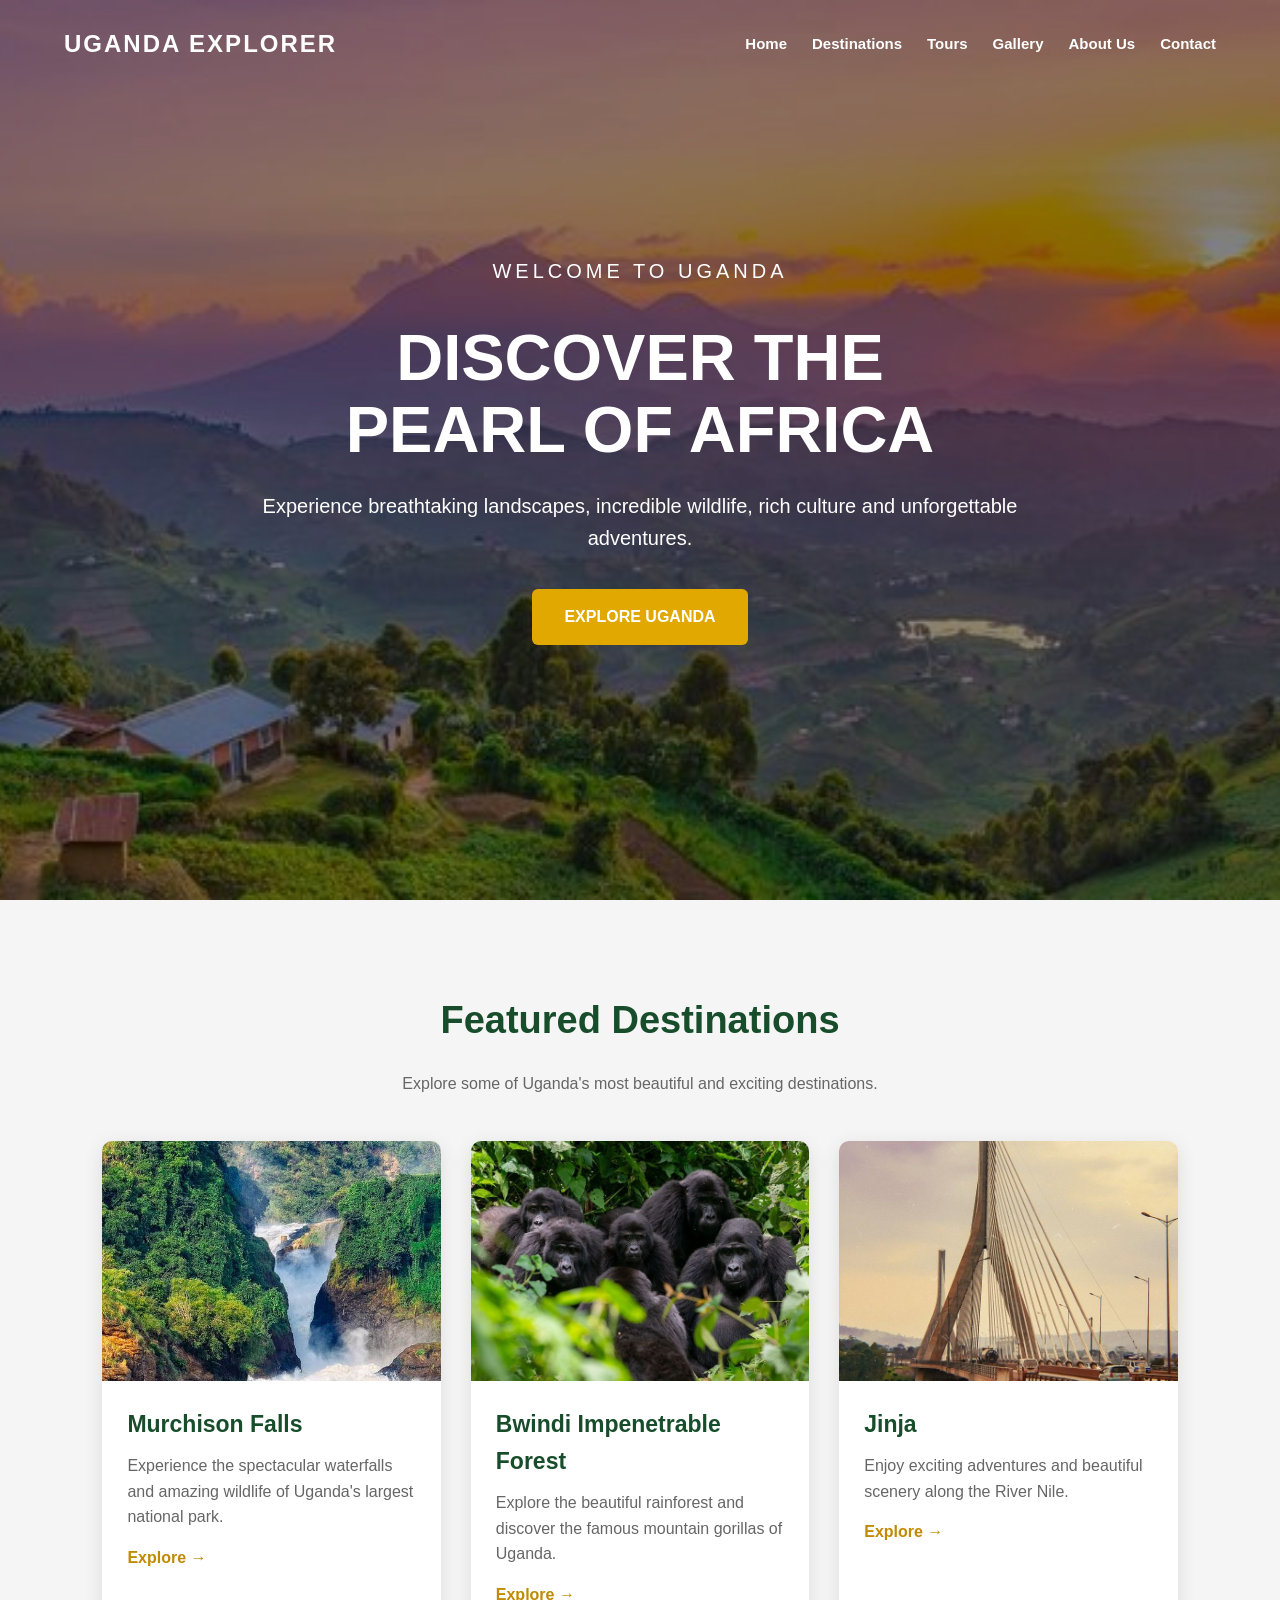
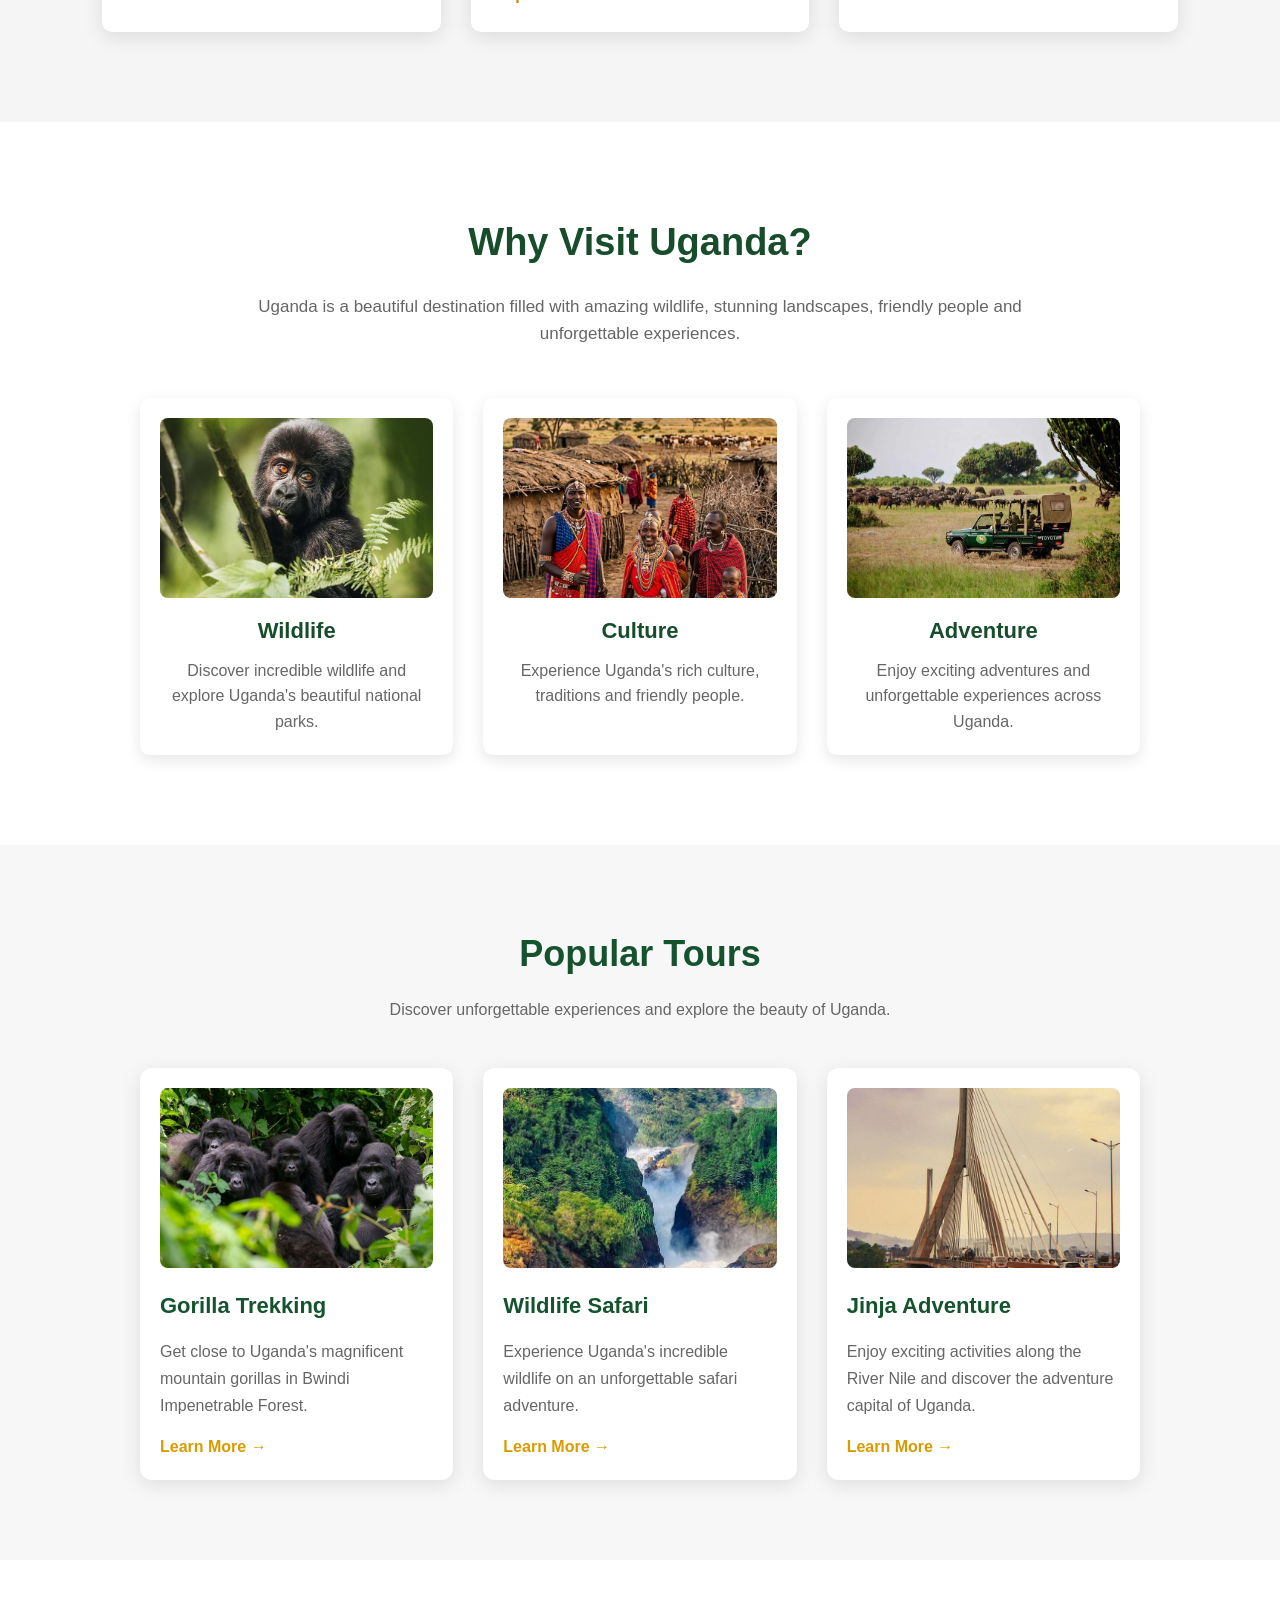
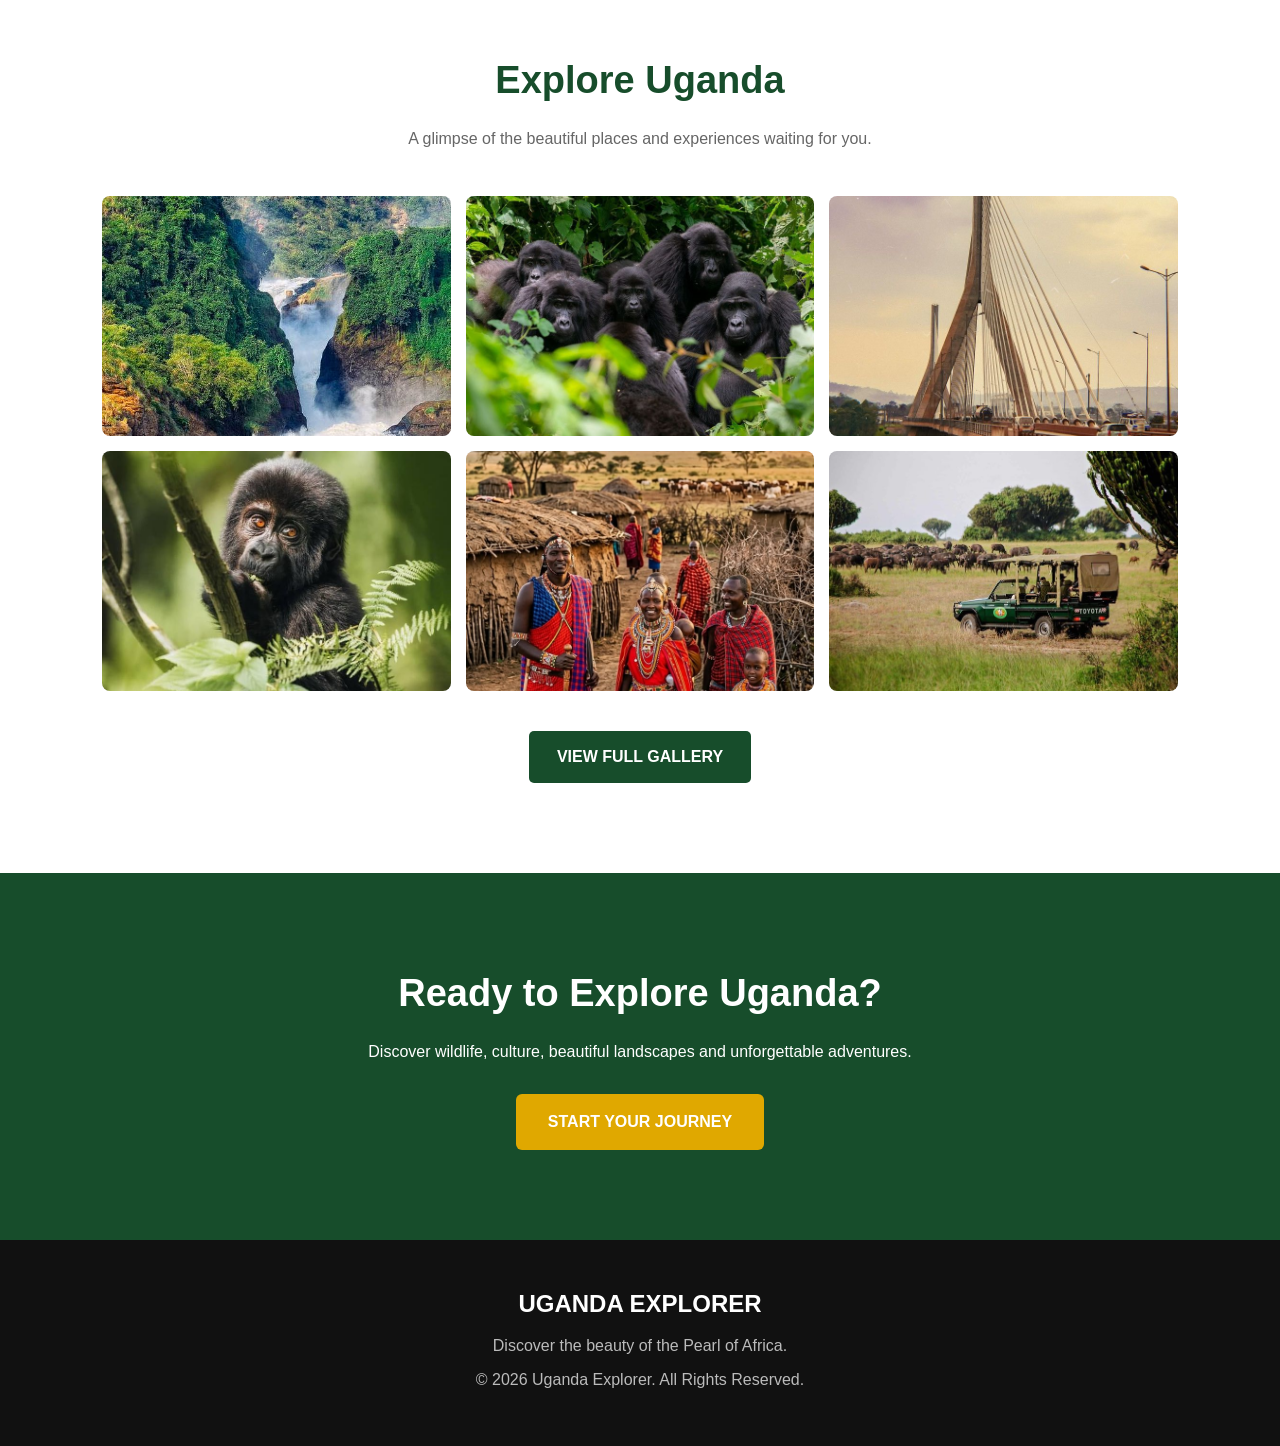
<file: index.html>
<!DOCTYPE html>
<html lang="en">

<head>
    <meta charset="UTF-8">
    <meta name="viewport" content="width=device-width, initial-scale=1.0">

    <title>Uganda Explorer | Discover the Pearl of Africa</title>

    <link rel="stylesheet" href="css/style.css">
</head>

<body>

    <!-- ================= NAVIGATION ================= -->

    <header>
        <nav class="navbar">

            <div class="logo">
                UGANDA EXPLORER
            </div>

            <ul class="nav-links">
                <li><a href="uganda tourism.html">Home</a></li>
                <li><a href="pages/destinations.html">Destinations</a></li>
                <li><a href="pages/tours.html">Tours</a></li>
                <li><a href="pages/gallery.html">Gallery</a></li>
                <li><a href="pages/about.html">About Us</a></li>
                <li><a href="pages/contact.html">Contact</a></li>
            </ul>

        </nav>
    </header>


    <!-- ================= HERO SECTION ================= -->

    <section class="hero">

        <div class="hero-content">

            <p class="small-title">
                WELCOME TO UGANDA
            </p>

            <h1>
                DISCOVER THE<br>
                PEARL OF AFRICA
            </h1>

            <p>
                Experience breathtaking landscapes, incredible wildlife,
                rich culture and unforgettable adventures.
            </p>

            <a href="pages/destinations.html" class="hero-button">
                EXPLORE UGANDA
            </a>

        </div>

    </section>


    <!-- ================= FEATURED DESTINATIONS ================= -->

    <section class="destinations">

        <h2>Featured Destinations</h2>

        <p class="section-intro">
            Explore some of Uganda's most beautiful and exciting destinations.
        </p>

        <div class="destination-container">

            <!-- Murchison Falls -->
            <div class="destination-card">

                <img src="images/murchison.jpg"
                     alt="Murchison Falls">

                <div class="card-content">

                    <h3>Murchison Falls</h3>

                    <p>
                        Experience the spectacular waterfalls and
                        amazing wildlife of Uganda's largest national park.
                    </p>

                    <a href="pages/destinations.html">
                        Explore →
                    </a>

                </div>

            </div>


            <!-- Bwindi -->
            <div class="destination-card">

                <img src="images/bwindi.jpg"
                     alt="Bwindi Impenetrable Forest">

                <div class="card-content">

                    <h3>Bwindi Impenetrable Forest</h3>

                    <p>
                        Explore the beautiful rainforest and discover
                        the famous mountain gorillas of Uganda.
                    </p>

                    <a href="pages/destinations.html">
                        Explore →
                    </a>

                </div>

            </div>


            <!-- Jinja -->
            <div class="destination-card">

                <img src="images/jinja.jpg"
                     alt="Jinja and River Nile">

                <div class="card-content">

                    <h3>Jinja</h3>

                    <p>
                        Enjoy exciting adventures and beautiful scenery
                        along the River Nile.
                    </p>

                    <a href="pages/destinations.html">
                        Explore →
                    </a>

                </div>

            </div>

        </div>

    </section>


    <!-- ================= WHY VISIT UGANDA ================= -->

    <section class="introduction">

        <h2>Why Visit Uganda?</h2>

        <p>
            Uganda is a beautiful destination filled with amazing wildlife,
            stunning landscapes, friendly people and unforgettable experiences.
        </p>


        <div class="features">

            <!-- Wildlife -->
            <div class="feature">

                <img src="images/wildlife.jpg"
                     alt="Uganda Wildlife">

                <h3>Wildlife</h3>

                <p>
                    Discover incredible wildlife and explore Uganda's
                    beautiful national parks.
                </p>

            </div>


            <!-- Culture -->
            <div class="feature">

                <img src="images/culture.jpg"
                     alt="Uganda Culture">

                <h3>Culture</h3>

                <p>
                    Experience Uganda's rich culture, traditions
                    and friendly people.
                </p>

            </div>


            <!-- Adventure -->
            <div class="feature">

                <img src="images/adventure.jpg"
                     alt="Uganda Adventure">

                <h3>Adventure</h3>

                <p>
                    Enjoy exciting adventures and unforgettable
                    experiences across Uganda.
                </p>

            </div>

        </div>

    </section>


    <!-- ================= POPULAR TOURS ================= -->

    <section class="tours">

        <h2>Popular Tours</h2>

        <p class="section-intro">
            Discover unforgettable experiences and explore the beauty of Uganda.
        </p>

        <div class="tour-container">

            <!-- Gorilla Trekking -->
            <div class="tour-card">

                <img src="images/bwindi.jpg"
                     alt="Gorilla Trekking">

                <h3>Gorilla Trekking</h3>

                <p>
                    Get close to Uganda's magnificent mountain gorillas
                    in Bwindi Impenetrable Forest.
                </p>

                <a href="pages/tours.html">
                    Learn More →
                </a>

            </div>


            <!-- Wildlife Safari -->
            <div class="tour-card">

                <img src="images/murchison.jpg"
                     alt="Wildlife Safari">

                <h3>Wildlife Safari</h3>

                <p>
                    Experience Uganda's incredible wildlife on an
                    unforgettable safari adventure.
                </p>

                <a href="pages/tours.html">
                    Learn More →
                </a>

            </div>


            <!-- Jinja Adventure -->
            <div class="tour-card">

                <img src="images/jinja.jpg"
                     alt="Jinja Adventure">

                <h3>Jinja Adventure</h3>

                <p>
                    Enjoy exciting activities along the River Nile
                    and discover the adventure capital of Uganda.
                </p>

                <a href="pages/tours.html">
                    Learn More →
                </a>

            </div>

        </div>

    </section>

	<!-- ================= GALLERY ================= -->

<section class="gallery-preview">

    <h2>Explore Uganda</h2>

    <p class="section-intro">
        A glimpse of the beautiful places and experiences waiting for you.
    </p>

    <div class="gallery-grid">

        <img src="images/murchison.jpg" alt="Murchison Falls">
        <img src="images/bwindi.jpg" alt="Bwindi Forest">
        <img src="images/jinja.jpg" alt="Jinja">
        <img src="images/wildlife.jpg" alt="Uganda Wildlife">
        <img src="images/culture.jpg" alt="Uganda Culture">
        <img src="images/adventure.jpg" alt="Uganda Adventure">

    </div>

    <a href="pages/gallery.html" class="gallery-button">
        VIEW FULL GALLERY
    </a>

</section>


<!-- ================= CALL TO ACTION ================= -->

<section class="call-to-action">

    <h2>Ready to Explore Uganda?</h2>

    <p>
        Discover wildlife, culture, beautiful landscapes and unforgettable adventures.
    </p>

    <a href="pages/contact.html" class="hero-button">
        START YOUR JOURNEY
    </a>

</section>

    <!-- ================= FOOTER ================= -->

    <footer>

        <div class="footer-content">

            <h3>UGANDA EXPLORER</h3>

            <p>
                Discover the beauty of the Pearl of Africa.
            </p>

            <p>
                © 2026 Uganda Explorer. All Rights Reserved.
            </p>

        </div>

    </footer>

</body>

</html>
</file>
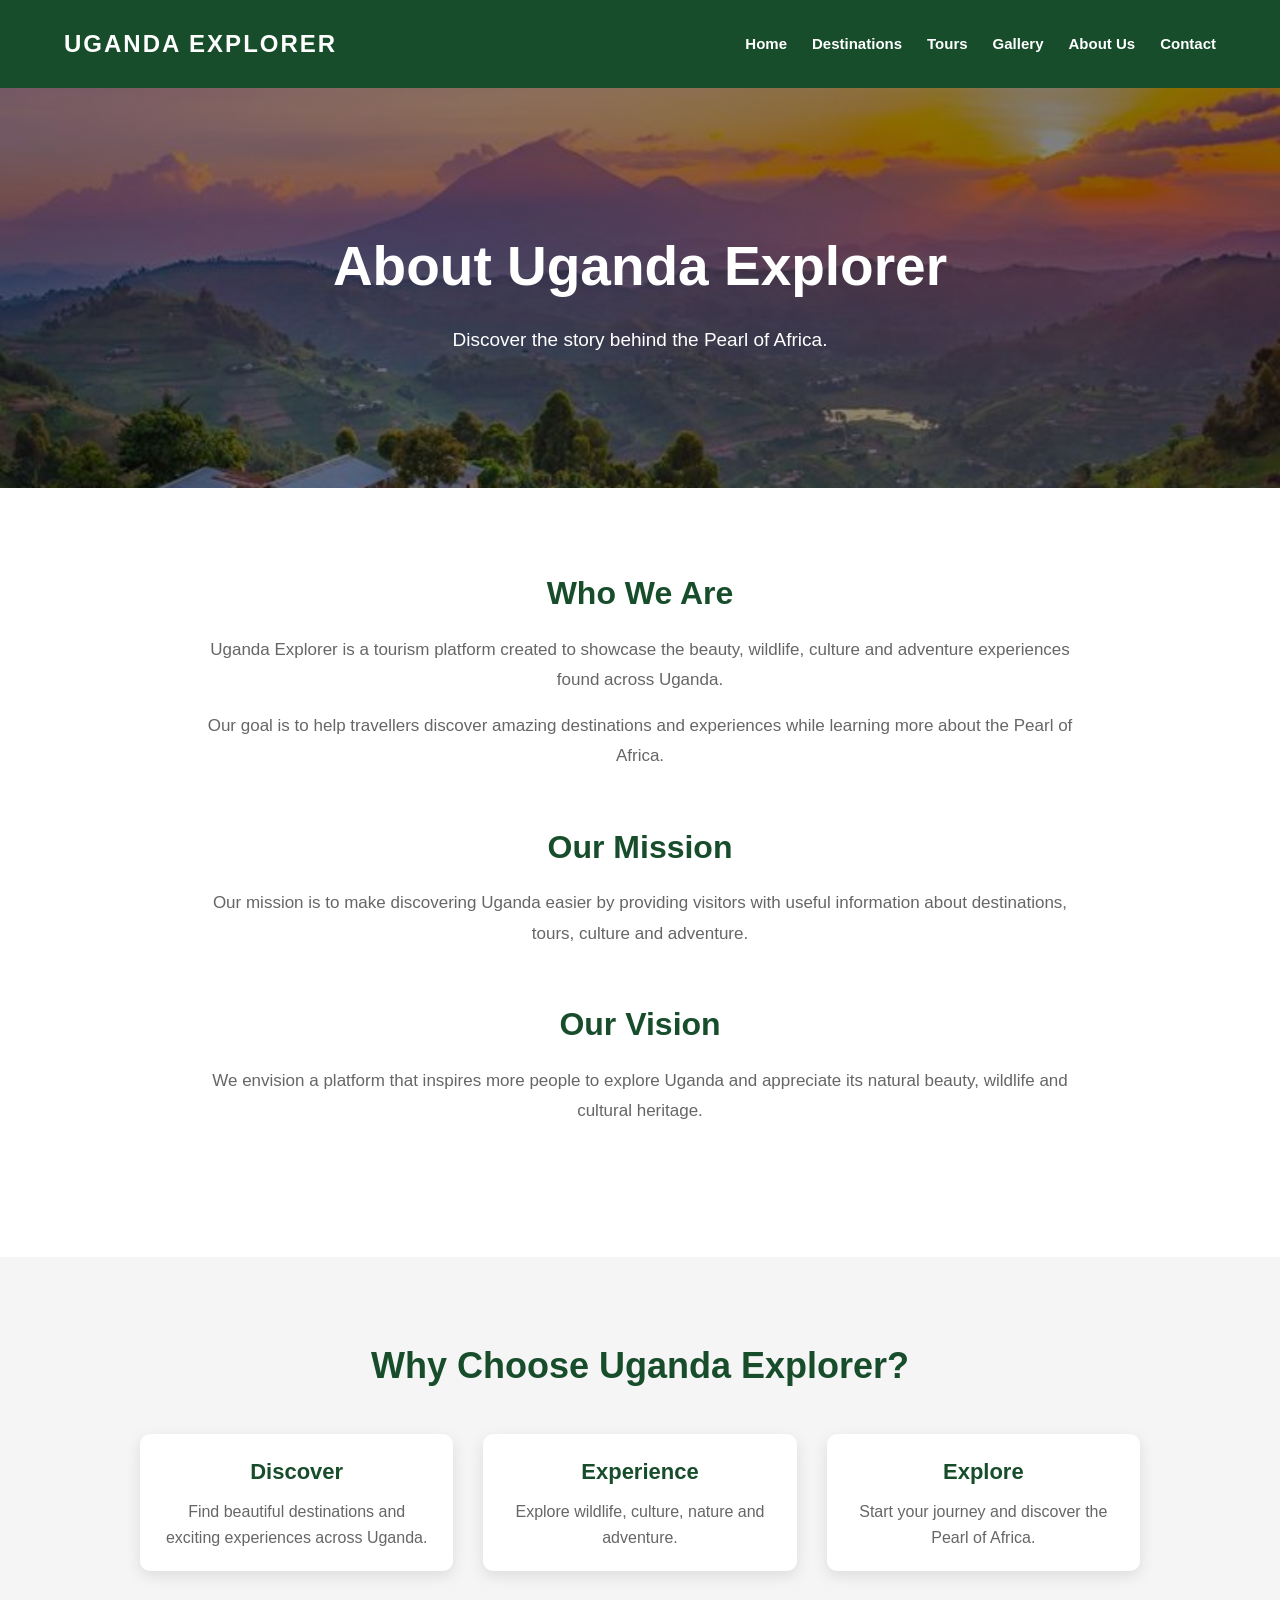
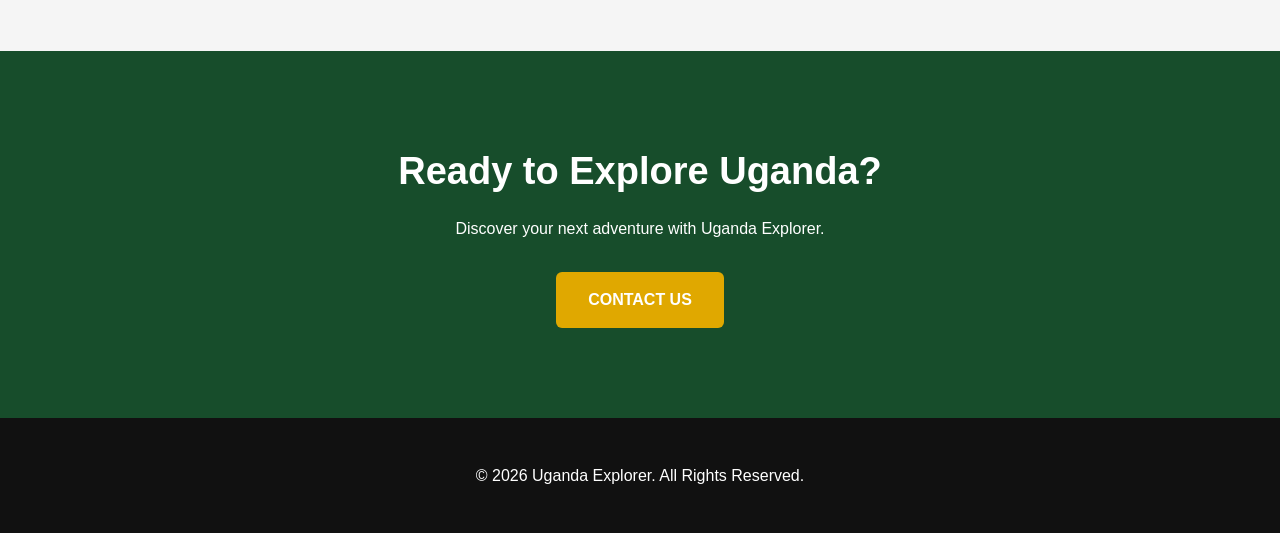
<file: about.html>
<!DOCTYPE html>
<html lang="en">

<head>
    <meta charset="UTF-8">
    <meta name="viewport" content="width=device-width, initial-scale=1.0">
    <title>About Us | Uganda Explorer</title>
    <link rel="stylesheet" href="../css/style.css">
</head>

<body>

<header class="inner-header">
    <nav class="navbar">
        <div class="logo">UGANDA EXPLORER</div>

        <ul class="nav-links">
            <li><a href="../index.html">Home</a></li>
            <li><a href="destinations.html">Destinations</a></li>
            <li><a href="tours.html">Tours</a></li>
            <li><a href="gallery.html">Gallery</a></li>
            <li><a href="about.html">About Us</a></li>
            <li><a href="contact.html">Contact</a></li>
        </ul>
    </nav>
</header>

<section class="page-hero">
    <div>
        <h1>About Uganda Explorer</h1>
        <p>Discover the story behind the Pearl of Africa.</p>
    </div>
</section>

<section class="about-section">

    <div class="about-content">
        <h2>Who We Are</h2>

        <p>
            Uganda Explorer is a tourism platform created to showcase
            the beauty, wildlife, culture and adventure experiences
            found across Uganda.
        </p>

        <p>
            Our goal is to help travellers discover amazing destinations
            and experiences while learning more about the Pearl of Africa.
        </p>
    </div>

    <div class="about-content">
        <h2>Our Mission</h2>

        <p>
            Our mission is to make discovering Uganda easier by providing
            visitors with useful information about destinations, tours,
            culture and adventure.
        </p>
    </div>

    <div class="about-content">
        <h2>Our Vision</h2>

        <p>
            We envision a platform that inspires more people to explore
            Uganda and appreciate its natural beauty, wildlife and
            cultural heritage.
        </p>
    </div>

</section>

<section class="about-features">

    <h2>Why Choose Uganda Explorer?</h2>

    <div class="features">

        <div class="feature">
            <h3>Discover</h3>
            <p>Find beautiful destinations and exciting experiences across Uganda.</p>
        </div>

        <div class="feature">
            <h3>Experience</h3>
            <p>Explore wildlife, culture, nature and adventure.</p>
        </div>

        <div class="feature">
            <h3>Explore</h3>
            <p>Start your journey and discover the Pearl of Africa.</p>
        </div>

    </div>

</section>

<section class="call-to-action">

    <h2>Ready to Explore Uganda?</h2>

    <p>Discover your next adventure with Uganda Explorer.</p>

    <a href="contact.html" class="hero-button">
        CONTACT US
    </a>

</section>

<footer>

    <p>&copy; 2026 Uganda Explorer. All Rights Reserved.</p>

</footer>

</body>
</html>
</file>
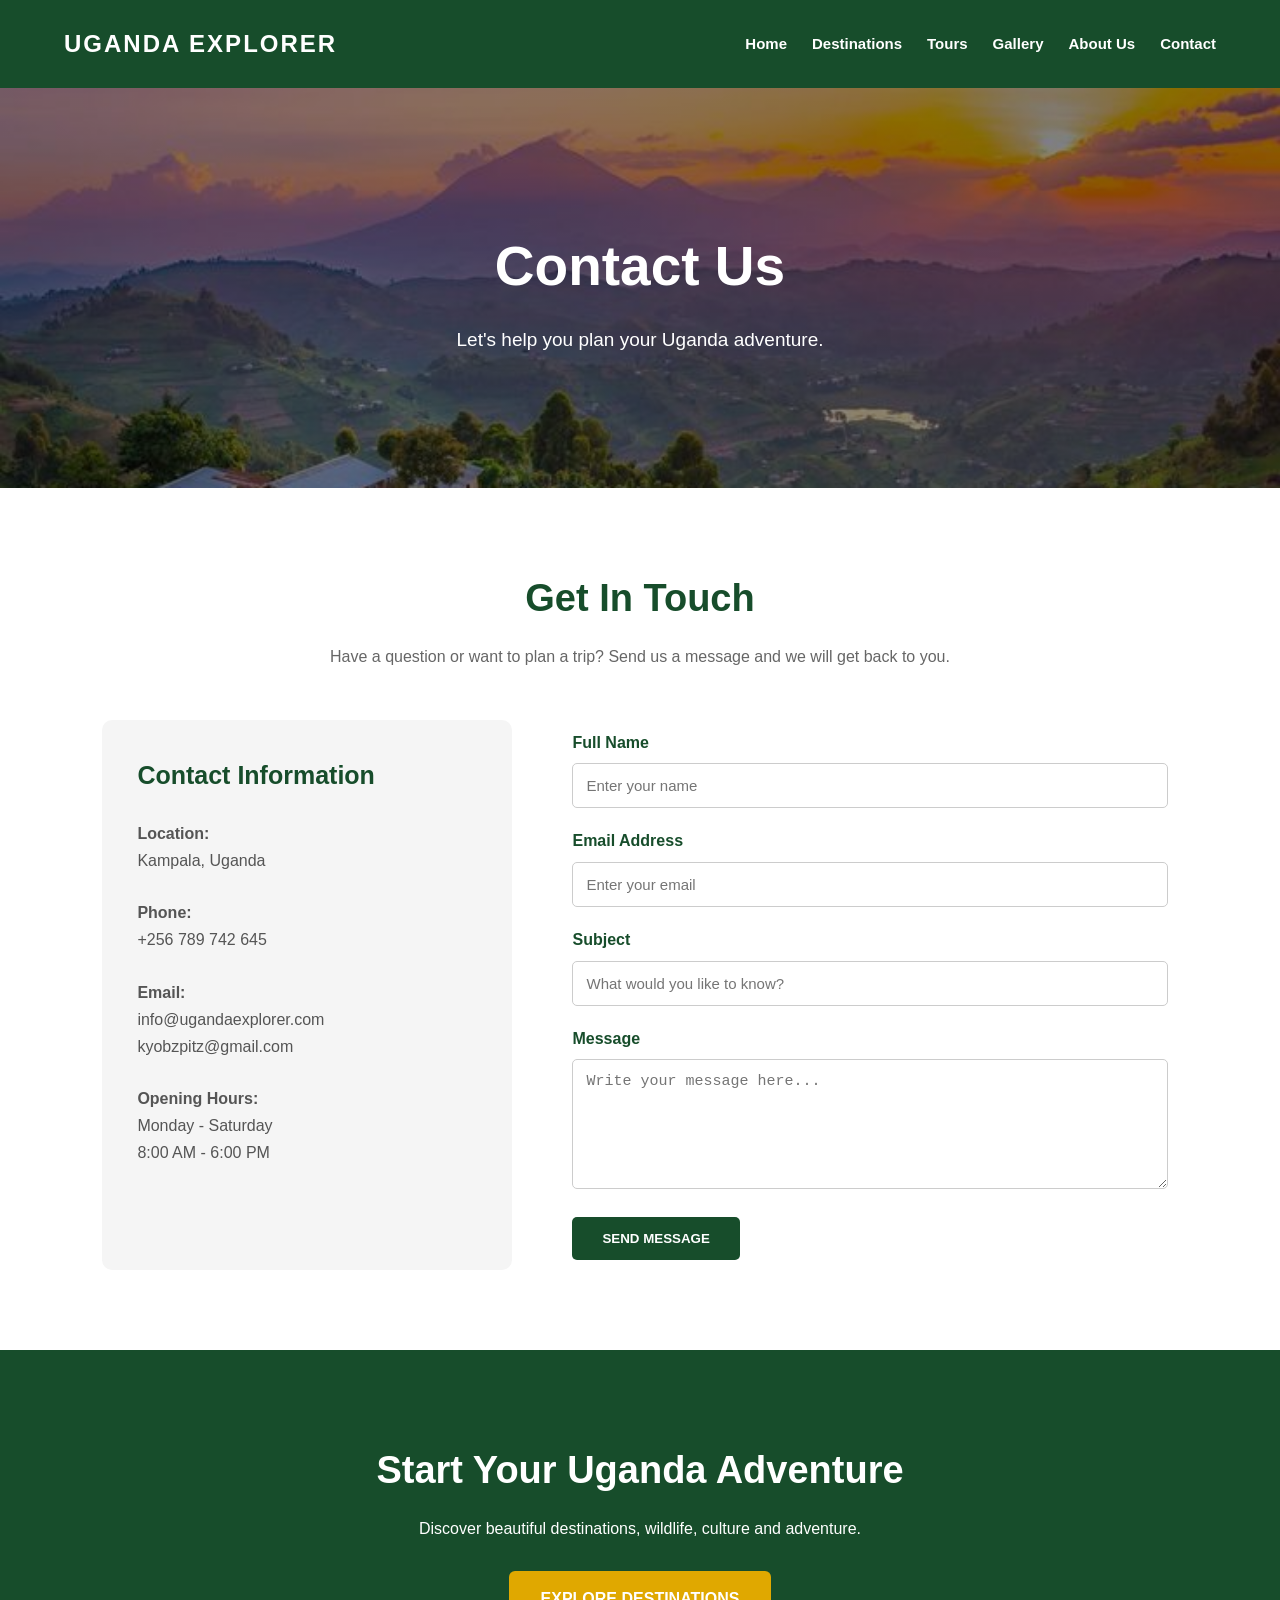
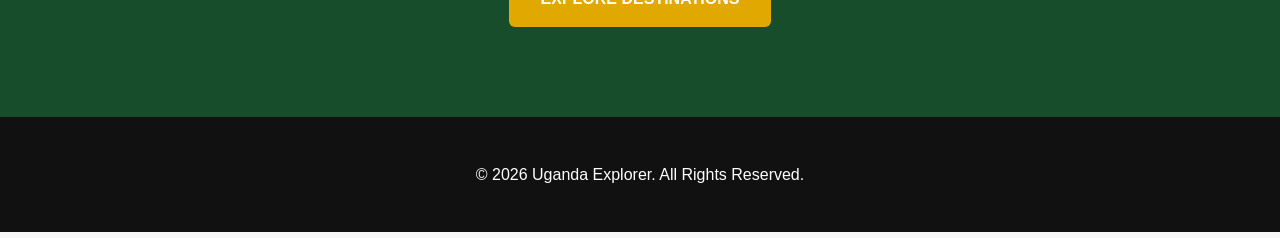
<file: contact.html>
<!DOCTYPE html>
<html lang="en">

<head>
    <meta charset="UTF-8">
    <meta name="viewport" content="width=device-width, initial-scale=1.0">

    <title>Contact Us | Uganda Explorer</title>

    <link rel="stylesheet" href="../css/style.css">
</head>

<body class="inner-page">

<header class="inner-header">

    <nav class="navbar">

        <div class="logo">UGANDA EXPLORER</div>

        <ul class="nav-links">

            <li><a href="../index.html">Home</a></li>

            <li><a href="destinations.html">Destinations</a></li>

            <li><a href="tours.html">Tours</a></li>

            <li><a href="gallery.html">Gallery</a></li>

            <li><a href="about.html">About Us</a></li>

            <li><a href="contact.html">Contact</a></li>

        </ul>

    </nav>

</header>


<!-- PAGE HERO -->

<section class="page-hero">

    <div>

        <h1>Contact Us</h1>

        <p>Let's help you plan your Uganda adventure.</p>

    </div>

</section>


<!-- CONTACT SECTION -->

<section class="contact-section">

    <h2>Get In Touch</h2>

    <p class="section-intro">
        Have a question or want to plan a trip?
        Send us a message and we will get back to you.
    </p>


    <div class="contact-container">


        <!-- CONTACT INFORMATION -->

        <div class="contact-info">

            <h3>Contact Information</h3>

            <p>
                <strong>Location:</strong><br>
                Kampala, Uganda
            </p>

            <p>
                <strong>Phone:</strong><br>
                +256 789 742 645
            </p>

            <p>
                <strong>Email:</strong><br>
                info@ugandaexplorer.com
			<strong></strong><br>
				kyobzpitz@gmail.com
			
            </p>

            <p>
                <strong>Opening Hours:</strong><br>
                Monday - Saturday<br>
                8:00 AM - 6:00 PM
            </p>

        </div>


        <!-- CONTACT FORM -->

        <div class="contact-form">

            <form>

                <label for="name">Full Name</label>

                <input
                    type="text"
                    id="name"
                    placeholder="Enter your name"
                    required
                >


                <label for="email">Email Address</label>

                <input
                    type="email"
                    id="email"
                    placeholder="Enter your email"
                    required
                >


                <label for="subject">Subject</label>

                <input
                    type="text"
                    id="subject"
                    placeholder="What would you like to know?"
                >


                <label for="message">Message</label>

                <textarea
                    id="message"
                    rows="6"
                    placeholder="Write your message here..."
                    required
                ></textarea>


                <button type="submit">
                    SEND MESSAGE
                </button>

            </form>

        </div>

    </div>

</section>


<!-- CTA -->

<section class="call-to-action">

    <h2>Start Your Uganda Adventure</h2>

    <p>
        Discover beautiful destinations, wildlife, culture and adventure.
    </p>

    <a href="destinations.html" class="hero-button">
        EXPLORE DESTINATIONS
    </a>

</section>


<!-- FOOTER -->

<footer>

    <p>&copy; 2026 Uganda Explorer. All Rights Reserved.</p>

</footer>


</body>

</html>
</file>
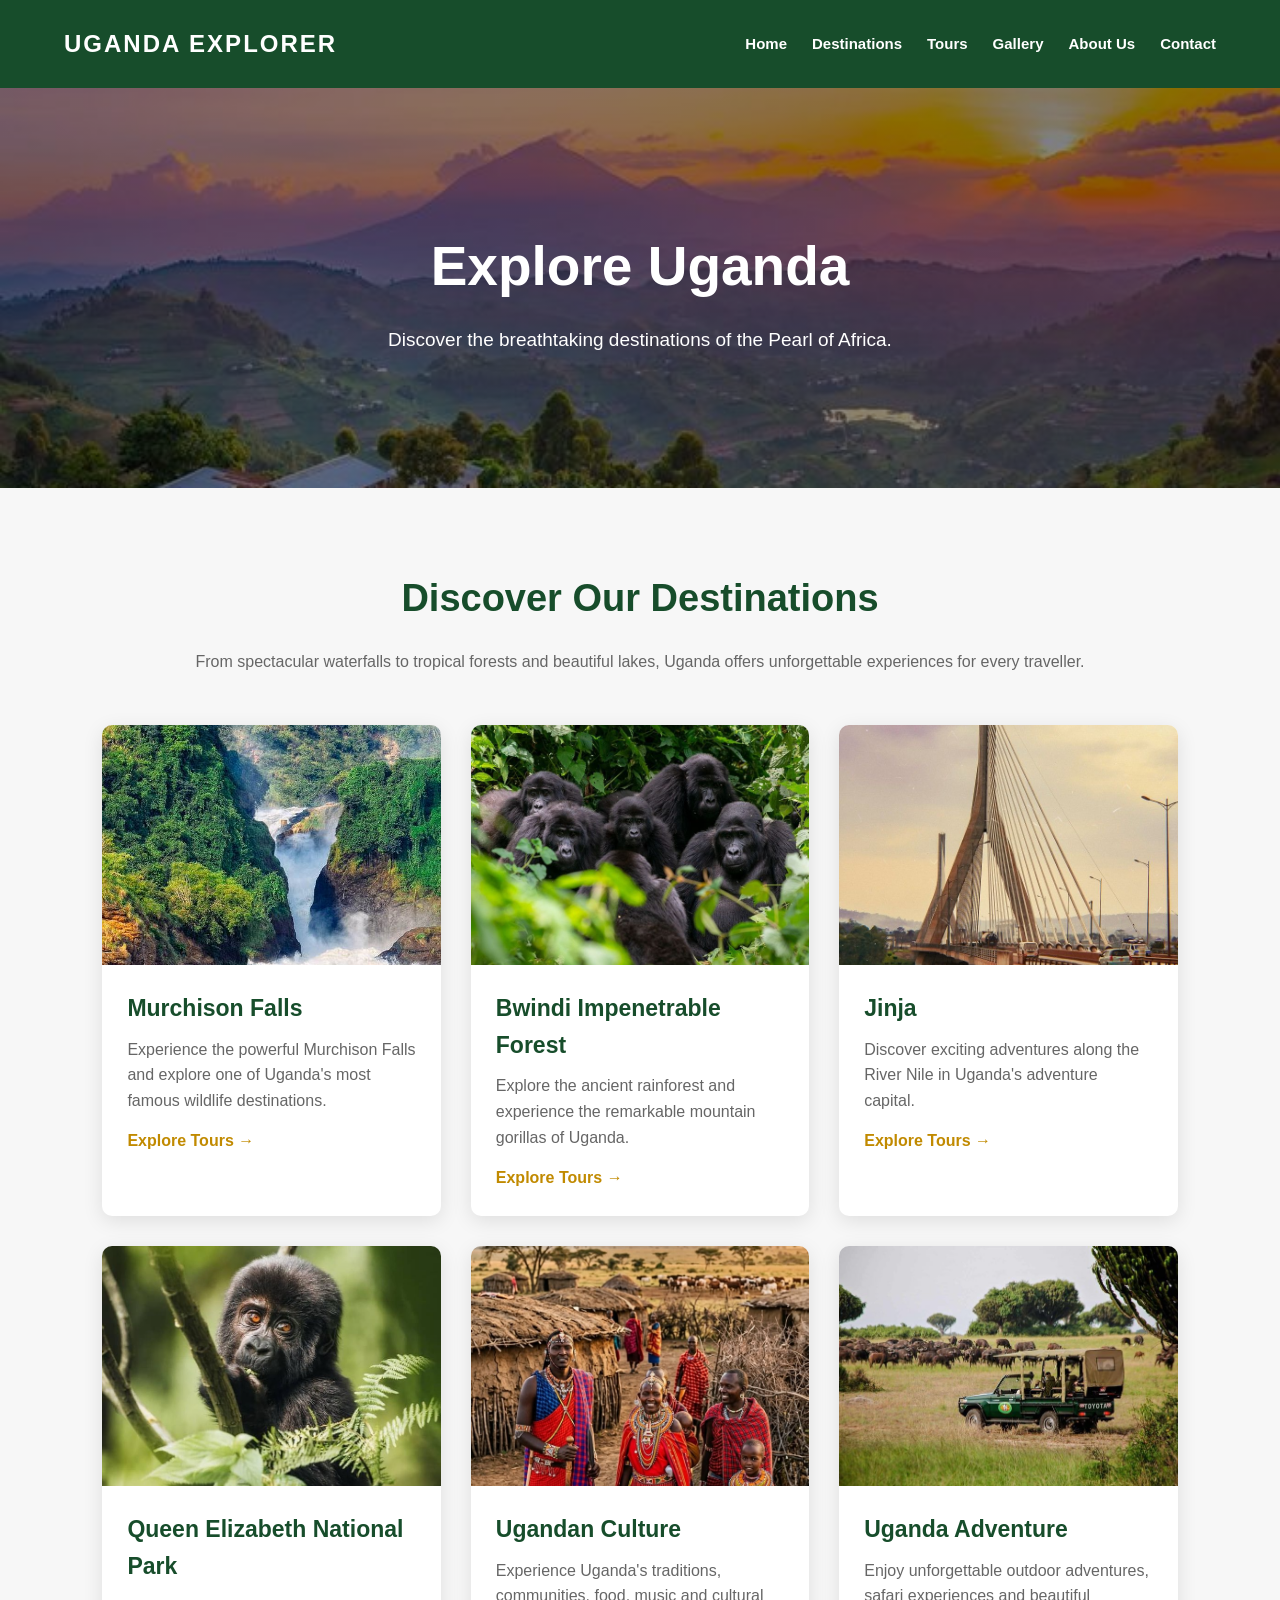
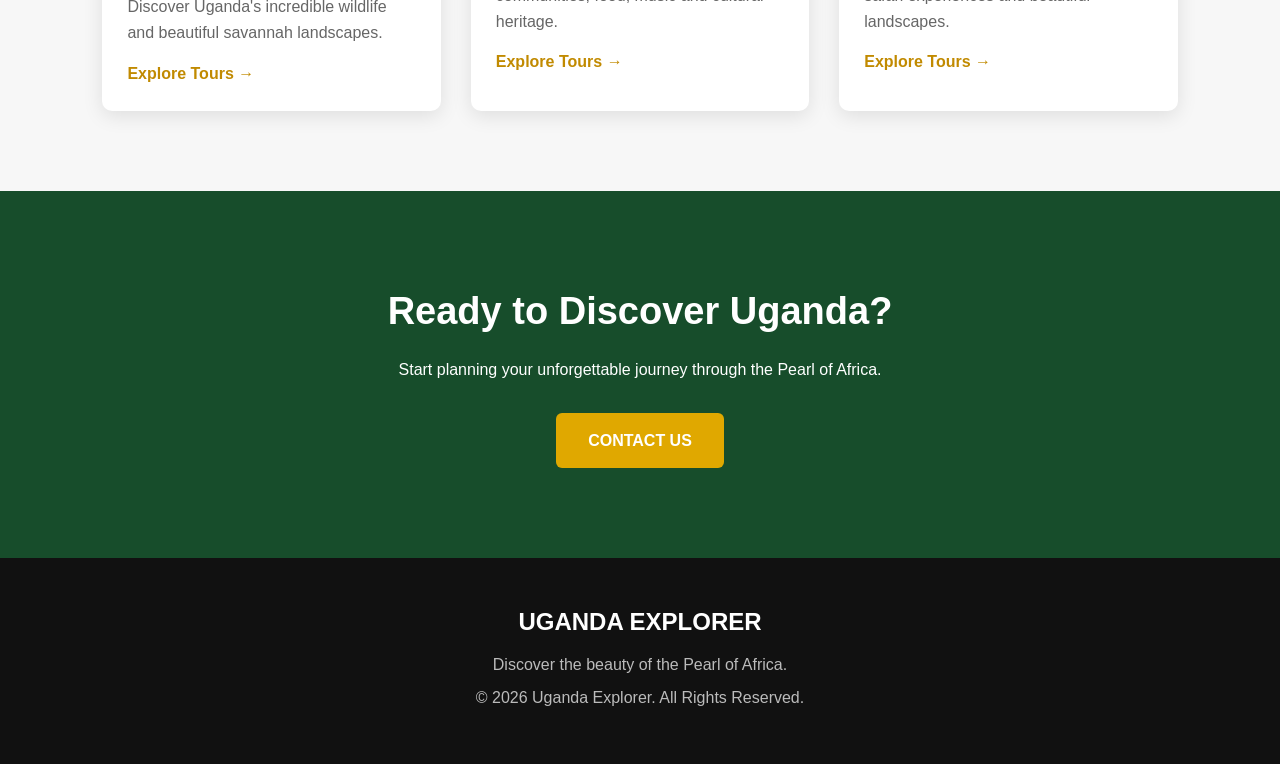
<file: destinations.html>
<!DOCTYPE html>
<html lang="en">

<head>

    <meta charset="UTF-8">

    <meta name="viewport" content="width=device-width, initial-scale=1.0">

    <title>Destinations | Uganda Explorer</title>

    <link rel="stylesheet" href="../css/style.css">

</head>

<body class="inner-page">

    <!-- ================= NAVIGATION ================= -->

    <header class="inner-header">

        <nav class="navbar">

            <div class="logo">
                UGANDA EXPLORER
            </div>

            <ul class="nav-links">

                <li><a href="../index.html">Home</a></li>

                <li><a href="destinations.html">Destinations</a></li>

                <li><a href="tours.html">Tours</a></li>

                <li><a href="gallery.html">Gallery</a></li>

                <li><a href="about.html">About Us</a></li>

                <li><a href="contact.html">Contact</a></li>

            </ul>

        </nav>

    </header>


    <!-- ================= PAGE HERO ================= -->

    <section class="page-hero">

        <div>

            <h1>Explore Uganda</h1>

            <p>
                Discover the breathtaking destinations of the Pearl of Africa.
            </p>

        </div>

    </section>


    <!-- ================= DESTINATIONS ================= -->

    <section class="all-destinations">

        <h2>Discover Our Destinations</h2>

        <p class="section-intro">
            From spectacular waterfalls to tropical forests and beautiful lakes,
            Uganda offers unforgettable experiences for every traveller.
        </p>


        <div class="destination-container">


            <!-- MURCHISON FALLS -->

            <div class="destination-card">

                <img src="../images/murchison.jpg"
                     alt="Murchison Falls">

                <div class="card-content">

                    <h3>Murchison Falls</h3>

                    <p>
                        Experience the powerful Murchison Falls and
                        explore one of Uganda's most famous wildlife destinations.
                    </p>

                    <a href="tours.html">
                        Explore Tours →
                    </a>

                </div>

            </div>


            <!-- BWINDI -->

            <div class="destination-card">

                <img src="../images/bwindi.jpg"
                     alt="Bwindi Impenetrable Forest">

                <div class="card-content">

                    <h3>Bwindi Impenetrable Forest</h3>

                    <p>
                        Explore the ancient rainforest and experience
                        the remarkable mountain gorillas of Uganda.
                    </p>

                    <a href="tours.html">
                        Explore Tours →
                    </a>

                </div>

            </div>


            <!-- JINJA -->

            <div class="destination-card">

                <img src="../images/jinja.jpg"
                     alt="Jinja">

                <div class="card-content">

                    <h3>Jinja</h3>

                    <p>
                        Discover exciting adventures along the River Nile
                        in Uganda's adventure capital.
                    </p>

                    <a href="tours.html">
                        Explore Tours →
                    </a>

                </div>

            </div>


            <!-- WILDLIFE -->

            <div class="destination-card">

                <img src="../images/wildlife.jpg"
                     alt="Uganda Wildlife">

                <div class="card-content">

                    <h3>Queen Elizabeth National Park</h3>

                    <p>
                        Discover Uganda's incredible wildlife and
                        beautiful savannah landscapes.
                    </p>

                    <a href="tours.html">
                        Explore Tours →
                    </a>

                </div>

            </div>


            <!-- CULTURE -->

            <div class="destination-card">

                <img src="../images/culture.jpg"
                     alt="Uganda Culture">

                <div class="card-content">

                    <h3>Ugandan Culture</h3>

                    <p>
                        Experience Uganda's traditions, communities,
                        food, music and cultural heritage.
                    </p>

                    <a href="tours.html">
                        Explore Tours →
                    </a>

                </div>

            </div>


            <!-- ADVENTURE -->

            <div class="destination-card">

                <img src="../images/adventure.jpg"
                     alt="Uganda Adventure">

                <div class="card-content">

                    <h3>Uganda Adventure</h3>

                    <p>
                        Enjoy unforgettable outdoor adventures,
                        safari experiences and beautiful landscapes.
                    </p>

                    <a href="tours.html">
                        Explore Tours →
                    </a>

                </div>

            </div>


        </div>

    </section>


    <!-- ================= CALL TO ACTION ================= -->

    <section class="call-to-action">

        <h2>Ready to Discover Uganda?</h2>

        <p>
            Start planning your unforgettable journey through the Pearl of Africa.
        </p>

        <a href="contact.html" class="hero-button">
            CONTACT US
        </a>

    </section>


    <!-- ================= FOOTER ================= -->

    <footer>

        <div class="footer-content">

            <h3>UGANDA EXPLORER</h3>

            <p>
                Discover the beauty of the Pearl of Africa.
            </p>

            <p>
                © 2026 Uganda Explorer. All Rights Reserved.
            </p>

        </div>

    </footer>


</body>

</html>
</file>
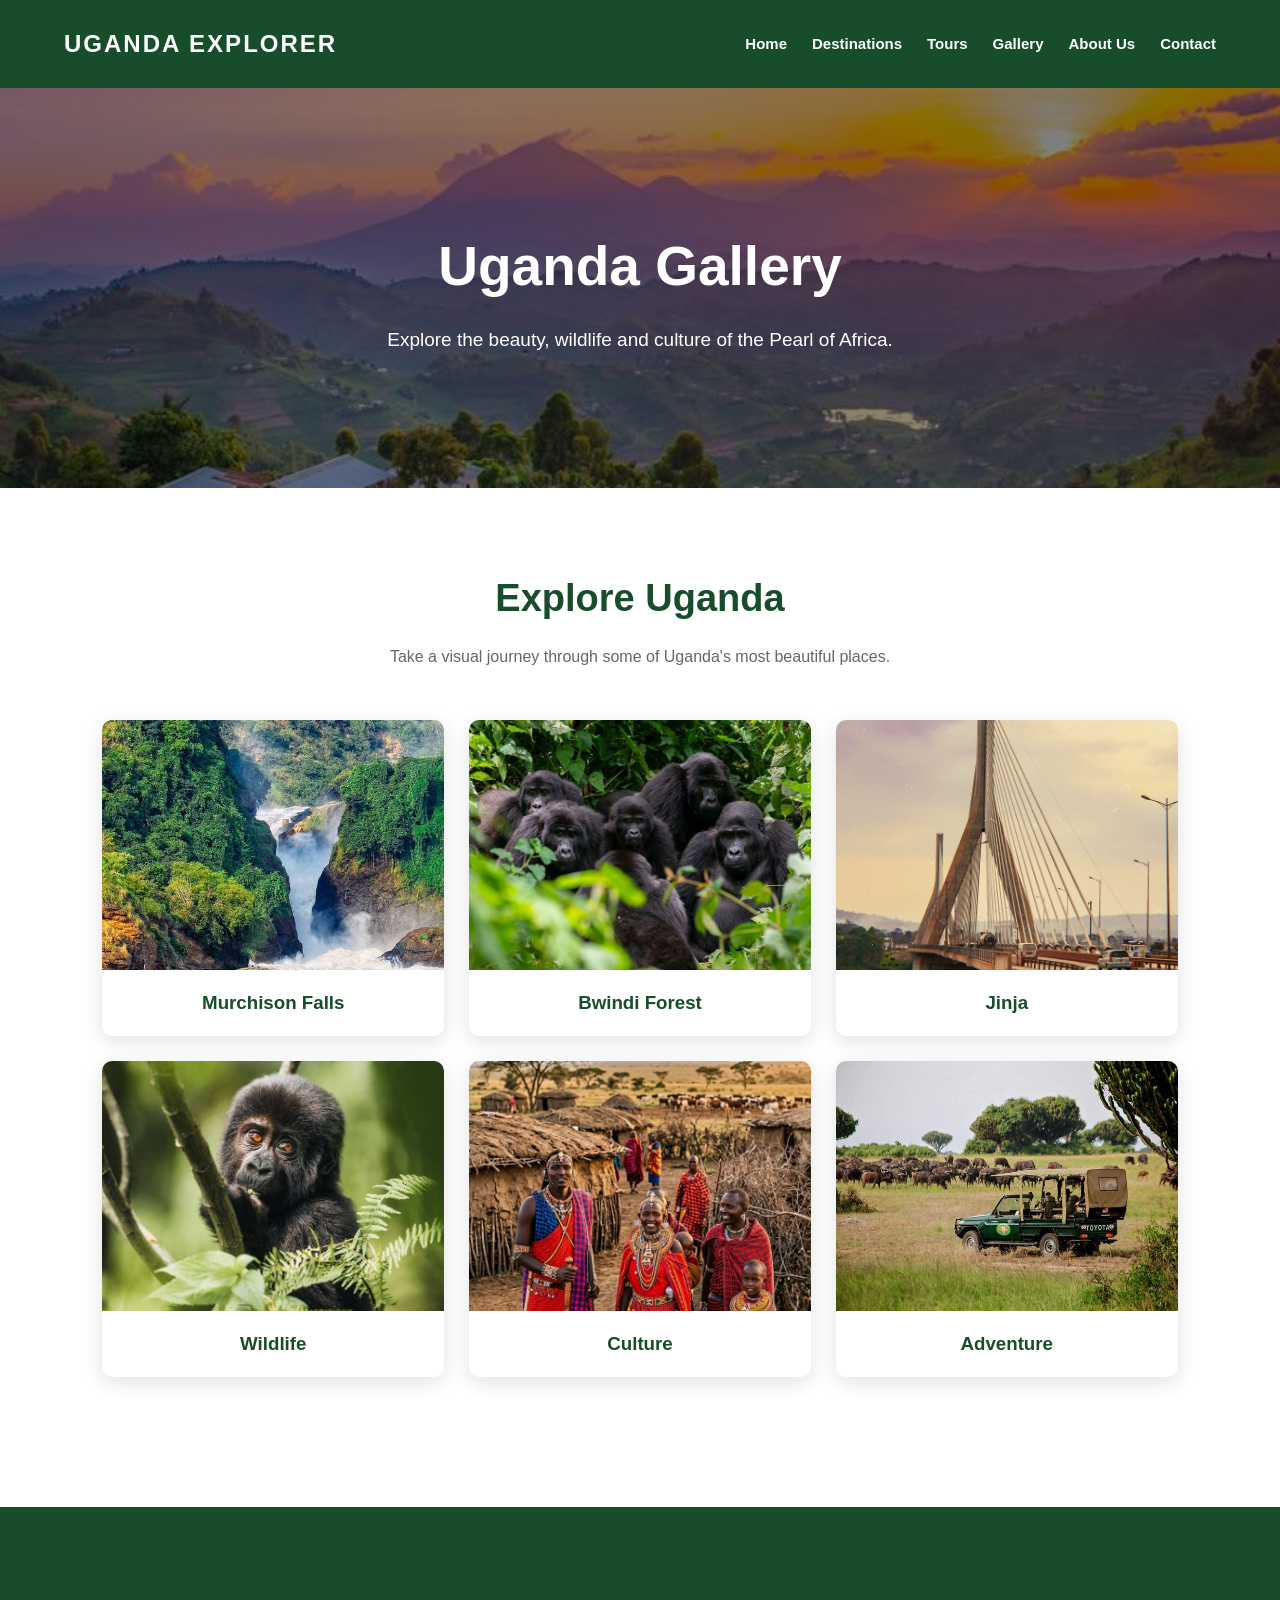
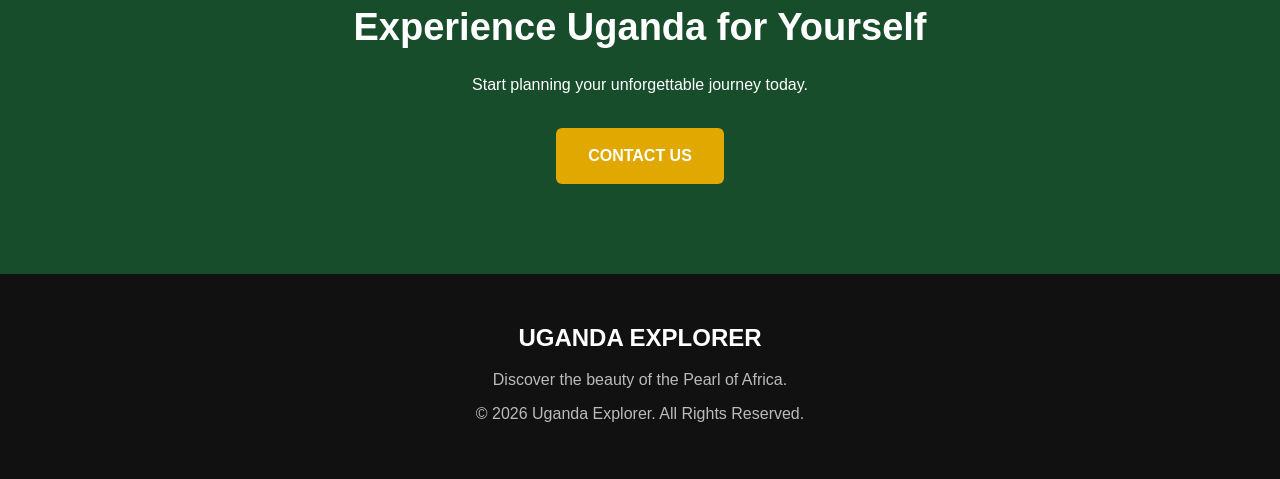
<file: gallery.html>
<!DOCTYPE html>
<html lang="en">

<head>

    <meta charset="UTF-8">

    <meta name="viewport" content="width=device-width, initial-scale=1.0">

    <title>Gallery | Uganda Explorer</title>

    <link rel="stylesheet" href="../css/style.css">

</head>

<body class="inner-page">

    <!-- NAVIGATION -->

    <header class="inner-header">

        <nav class="navbar">

            <div class="logo">
                UGANDA EXPLORER
            </div>

            <ul class="nav-links">

                <li><a href="../index.html">Home</a></li>

                <li><a href="destinations.html">Destinations</a></li>

                <li><a href="tours.html">Tours</a></li>

                <li><a href="gallery.html">Gallery</a></li>

                <li><a href="about.html">About Us</a></li>

                <li><a href="contact.html">Contact</a></li>

            </ul>

        </nav>

    </header>


    <!-- PAGE HERO -->

    <section class="page-hero">

        <div>

            <h1>Uganda Gallery</h1>

            <p>
                Explore the beauty, wildlife and culture of the Pearl of Africa.
            </p>

        </div>

    </section>


    <!-- GALLERY -->

    <section class="gallery-page">

        <h2>Explore Uganda</h2>

        <p class="section-intro">
            Take a visual journey through some of Uganda's most beautiful places.
        </p>


        <div class="gallery-full">

            <div class="gallery-item">
                <img src="../images/murchison.jpg" alt="Murchison Falls">
                <h3>Murchison Falls</h3>
            </div>

            <div class="gallery-item">
                <img src="../images/bwindi.jpg" alt="Bwindi Forest">
                <h3>Bwindi Forest</h3>
            </div>

            <div class="gallery-item">
                <img src="../images/jinja.jpg" alt="Jinja">
                <h3>Jinja</h3>
            </div>

            <div class="gallery-item">
                <img src="../images/wildlife.jpg" alt="Uganda Wildlife">
                <h3>Wildlife</h3>
            </div>

            <div class="gallery-item">
                <img src="../images/culture.jpg" alt="Uganda Culture">
                <h3>Culture</h3>
            </div>

            <div class="gallery-item">
                <img src="../images/adventure.jpg" alt="Uganda Adventure">
                <h3>Adventure</h3>
            </div>

        </div>

    </section>


    <!-- CALL TO ACTION -->

    <section class="call-to-action">

        <h2>Experience Uganda for Yourself</h2>

        <p>
            Start planning your unforgettable journey today.
        </p>

        <a href="contact.html" class="hero-button">
            CONTACT US
        </a>

    </section>


    <!-- FOOTER -->

    <footer>

        <div class="footer-content">

            <h3>UGANDA EXPLORER</h3>

            <p>
                Discover the beauty of the Pearl of Africa.
            </p>

            <p>
                © 2026 Uganda Explorer. All Rights Reserved.
            </p>

        </div>

    </footer>

</body>

</html>
</file>
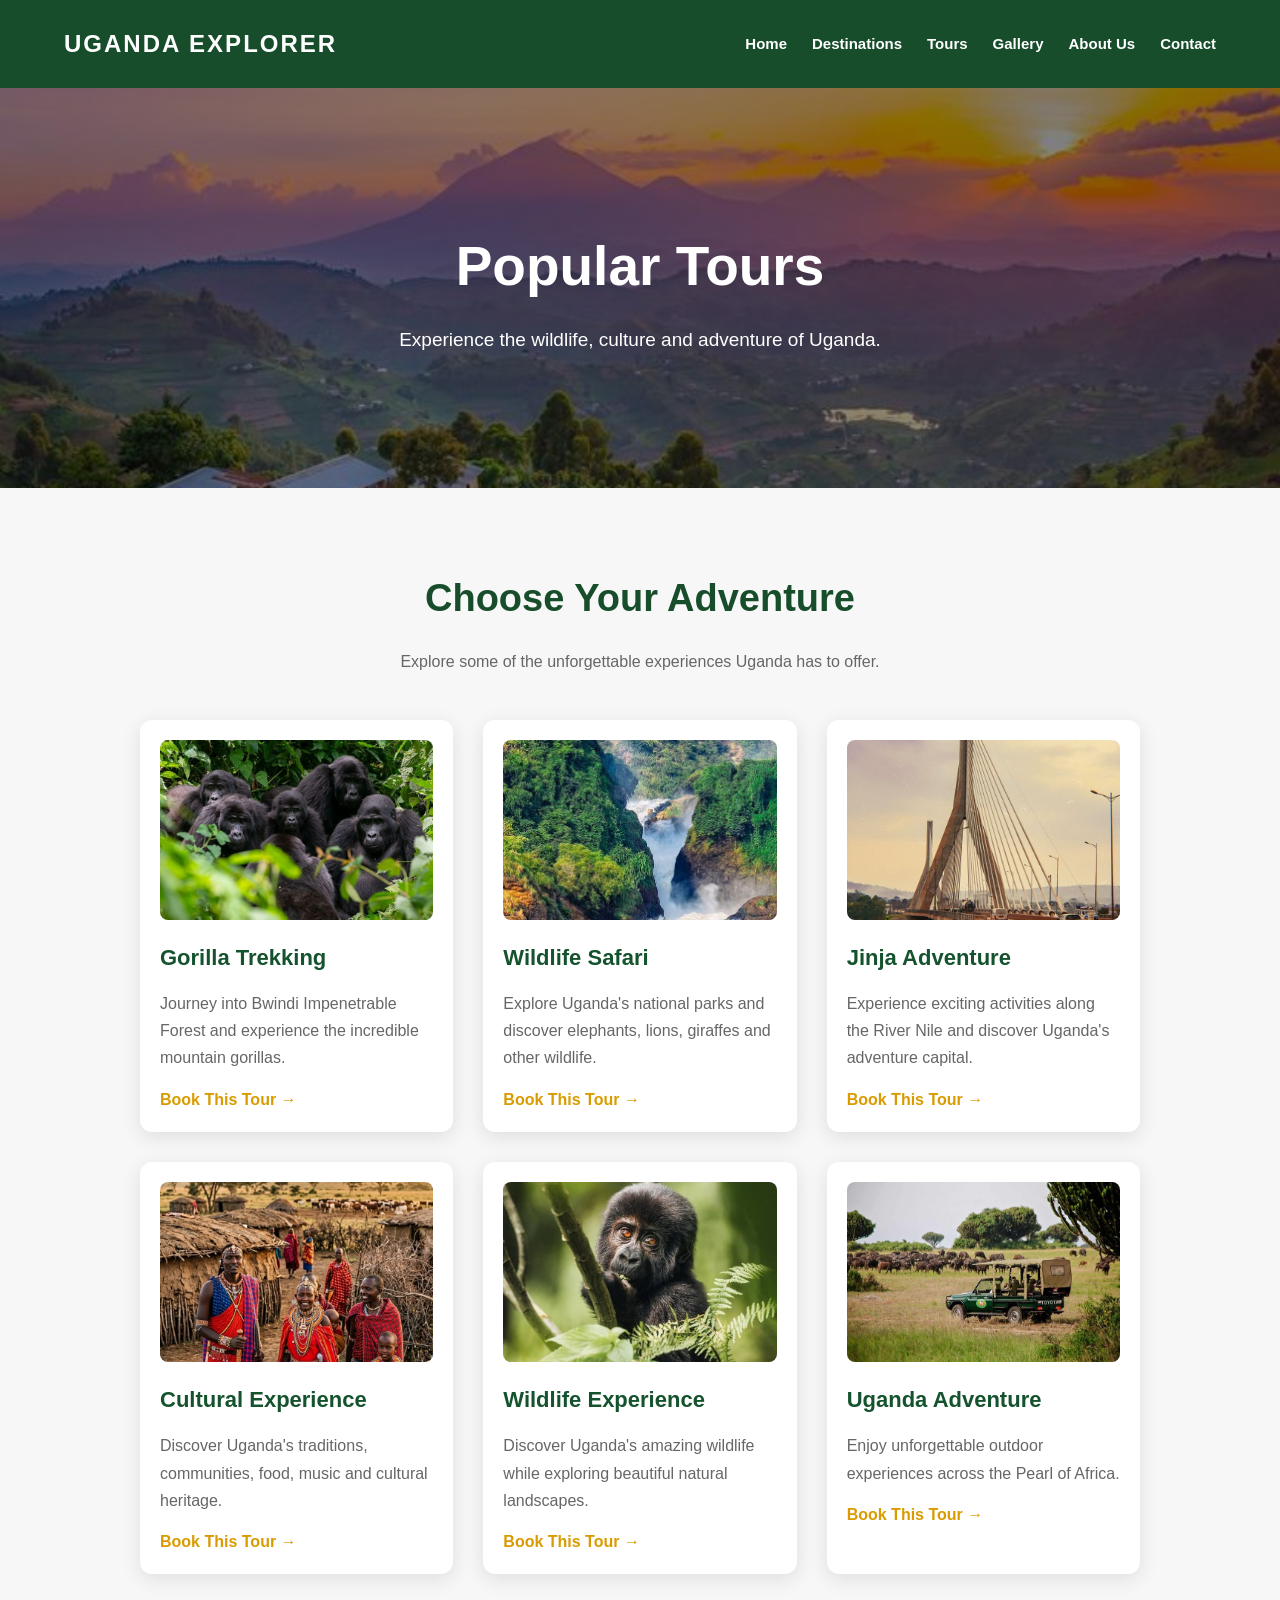
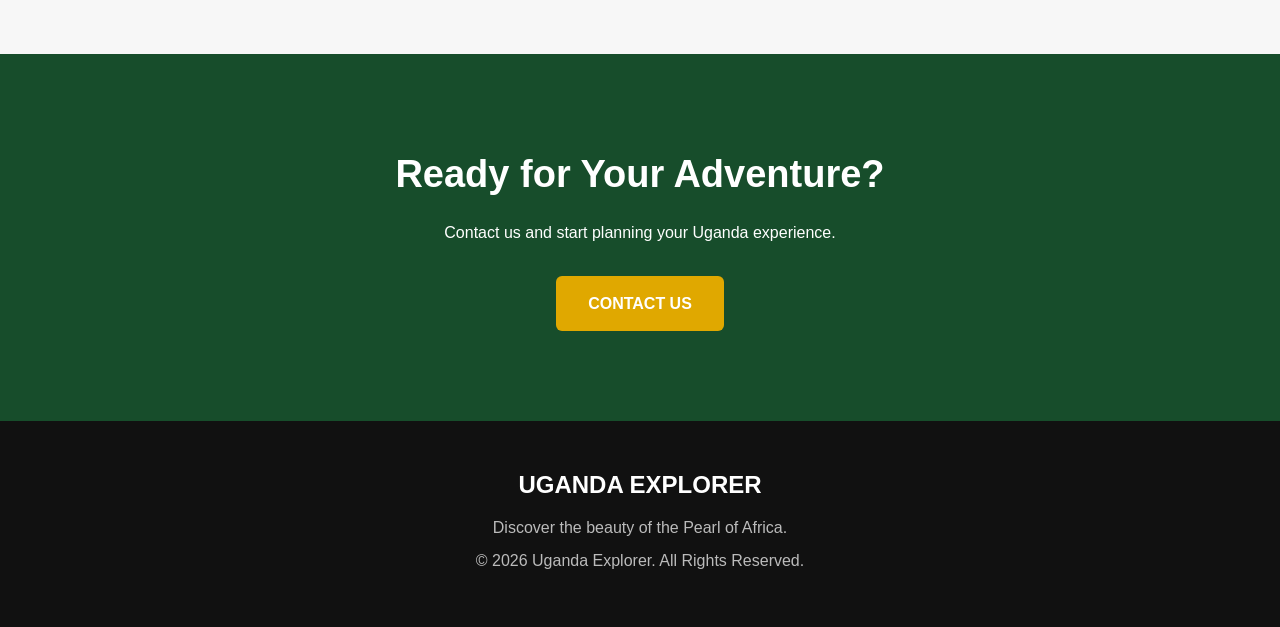
<file: tours.html>
<!DOCTYPE html>
<html lang="en">

<head>

    <meta charset="UTF-8">

    <meta name="viewport" content="width=device-width, initial-scale=1.0">

    <title>Tours | Uganda Explorer</title>

    <link rel="stylesheet" href="../css/style.css">

</head>

<body class="inner-page">

    <!-- NAVIGATION -->

    <header class="inner-header">

        <nav class="navbar">

            <div class="logo">
                UGANDA EXPLORER
            </div>

            <ul class="nav-links">

                <li><a href="../index.html">Home</a></li>

                <li><a href="destinations.html">Destinations</a></li>

                <li><a href="tours.html">Tours</a></li>

                <li><a href="gallery.html">Gallery</a></li>

                <li><a href="about.html">About Us</a></li>

                <li><a href="contact.html">Contact</a></li>

            </ul>

        </nav>

    </header>


    <!-- PAGE HERO -->

    <section class="page-hero">

        <div>

            <h1>Popular Tours</h1>

            <p>
                Experience the wildlife, culture and adventure of Uganda.
            </p>

        </div>

    </section>


    <!-- TOURS -->

    <section class="all-destinations">

        <h2>Choose Your Adventure</h2>

        <p class="section-intro">
            Explore some of the unforgettable experiences Uganda has to offer.
        </p>


        <div class="tour-container">


            <!-- GORILLA TREKKING -->

            <div class="tour-card">

                <img src="../images/bwindi.jpg"
                     alt="Gorilla Trekking">

                <h3>Gorilla Trekking</h3>

                <p>
                    Journey into Bwindi Impenetrable Forest and
                    experience the incredible mountain gorillas.
                </p>

                <a href="contact.html">
                    Book This Tour →
                </a>

            </div>


            <!-- WILDLIFE SAFARI -->

            <div class="tour-card">

                <img src="../images/murchison.jpg"
                     alt="Wildlife Safari">

                <h3>Wildlife Safari</h3>

                <p>
                    Explore Uganda's national parks and discover
                    elephants, lions, giraffes and other wildlife.
                </p>

                <a href="contact.html">
                    Book This Tour →
                </a>

            </div>


            <!-- JINJA ADVENTURE -->

            <div class="tour-card">

                <img src="../images/jinja.jpg"
                     alt="Jinja Adventure">

                <h3>Jinja Adventure</h3>

                <p>
                    Experience exciting activities along the River Nile
                    and discover Uganda's adventure capital.
                </p>

                <a href="contact.html">
                    Book This Tour →
                </a>

            </div>


            <!-- CULTURAL TOUR -->

            <div class="tour-card">

                <img src="../images/culture.jpg"
                     alt="Uganda Cultural Tour">

                <h3>Cultural Experience</h3>

                <p>
                    Discover Uganda's traditions, communities,
                    food, music and cultural heritage.
                </p>

                <a href="contact.html">
                    Book This Tour →
                </a>

            </div>


            <!-- WILDLIFE EXPERIENCE -->

            <div class="tour-card">

                <img src="../images/wildlife.jpg"
                     alt="Uganda Wildlife">

                <h3>Wildlife Experience</h3>

                <p>
                    Discover Uganda's amazing wildlife while exploring
                    beautiful natural landscapes.
                </p>

                <a href="contact.html">
                    Book This Tour →
                </a>

            </div>


            <!-- ADVENTURE TOUR -->

            <div class="tour-card">

                <img src="../images/adventure.jpg"
                     alt="Uganda Adventure">

                <h3>Uganda Adventure</h3>

                <p>
                    Enjoy unforgettable outdoor experiences
                    across the Pearl of Africa.
                </p>

                <a href="contact.html">
                    Book This Tour →
                </a>

            </div>


        </div>

    </section>


    <!-- CALL TO ACTION -->

    <section class="call-to-action">

        <h2>Ready for Your Adventure?</h2>

        <p>
            Contact us and start planning your Uganda experience.
        </p>

        <a href="contact.html" class="hero-button">
            CONTACT US
        </a>

    </section>


    <!-- FOOTER -->

    <footer>

        <div class="footer-content">

            <h3>UGANDA EXPLORER</h3>

            <p>
                Discover the beauty of the Pearl of Africa.
            </p>

            <p>
                © 2026 Uganda Explorer. All Rights Reserved.
            </p>

        </div>

    </footer>


</body>

</html>
</file>
<file: css/style.css>
/* ==============================
   GENERAL STYLES
============================== */

* {
    margin: 0;
    padding: 0;
    box-sizing: border-box;
}

html {
    scroll-behavior: smooth;
}

body {
    font-family: Arial, Helvetica, sans-serif;
    line-height: 1.6;
    color: #333;
    background: #fff;
}

a {
    text-decoration: none;
}

img {
    width: 100%;
    display: block;
}


/* ==============================
   NAVIGATION
============================== */

header {
    position: absolute;
    top: 0;
    left: 0;
    width: 100%;
    z-index: 10;
}

.navbar {
    width: 90%;
    max-width: 1200px;
    margin: auto;
    padding: 25px 0;

    display: flex;
    justify-content: space-between;
    align-items: center;
}

.logo {
    color: white;
    font-size: 24px;
    font-weight: bold;
    letter-spacing: 2px;
}

.nav-links {
    display: flex;
    list-style: none;
    gap: 25px;
}

.nav-links a {
    color: white;
    font-size: 15px;
    font-weight: bold;
    transition: 0.3s;
}

.nav-links a:hover {
    color: #f4c542;
}


/* ==============================
   HERO SECTION
============================== */

.hero {
    min-height: 100vh;

    background-image: url("../images/uganda-hero.jpg");
    background-size: cover;
    background-position: center;

    display: flex;
    align-items: center;
    justify-content: center;

    text-align: center;
    color: white;

    position: relative;
}

/* Dark overlay */
.hero::before {
    content: "";
    position: absolute;
    inset: 0;
    background: rgba(0, 0, 0, 0.45);
}

.hero-content {
    width: 90%;
    max-width: 850px;
    position: relative;
    z-index: 1;
}

.small-title {
    font-size: 18px;
    letter-spacing: 4px;
    margin-bottom: 15px;
}

.hero h1 {
    font-size: 65px;
    line-height: 1.1;
    margin-bottom: 25px;
}

.hero p {
    font-size: 20px;
    margin-bottom: 35px;
}


/* ==============================
   HERO BUTTON
============================== */

.hero-button {
    display: inline-block;

    background: #e0a800;
    color: white;

    padding: 15px 32px;

    font-weight: bold;
    border-radius: 6px;

    transition: all 0.3s ease;
}

.hero-button:hover {
    background: #174d2b;
    transform: translateY(-4px);
    box-shadow: 0 8px 20px rgba(0, 0, 0, 0.25);
}


/* ==============================
   INTRODUCTION
============================== */

.introduction {
    padding: 90px 8%;
    text-align: center;
}

.introduction h2,
.destinations h2 {
    font-size: 38px;
    margin-bottom: 20px;
    color: #174d2b;
}

.introduction > p {
    max-width: 800px;
    margin: 0 auto 50px;
    color: #666;
    font-size: 17px;
}


/* ==============================
   WHY VISIT - FEATURES
============================== */

.features {
    max-width: 1000px;
    margin: 30px auto 0;

    display: grid;
    grid-template-columns: repeat(3, 1fr);
    gap: 30px;
}

.feature {
    background: #fff;
    padding: 20px;

    border-radius: 10px;

    box-shadow: 0 5px 15px rgba(0, 0, 0, 0.1);

    text-align: center;

    transition: 0.3s;
}

.feature:hover {
    transform: translateY(-8px);

    box-shadow: 0 10px 25px rgba(0, 0, 0, 0.15);
}

.feature img {
    width: 100%;
    height: 180px;

    object-fit: cover;

    border-radius: 8px;

    margin-bottom: 15px;
}

.feature h3 {
    font-size: 22px;
    color: #174d2b;
    margin-bottom: 10px;
}

.feature p {
    color: #666;
}


/* ==============================
   DESTINATIONS
============================== */

.destinations {
    padding: 90px 8%;
    background: #f5f5f5;
    text-align: center;
}

.section-intro {
    color: #666;
    margin-bottom: 45px;
}

.destination-container {
    max-width: 1200px;
    margin: auto;

    display: grid;
    grid-template-columns: repeat(3, 1fr);
    gap: 30px;
}

.destination-card {
    background: white;

    border-radius: 10px;
    overflow: hidden;

    box-shadow: 0 5px 20px rgba(0, 0, 0, 0.1);

    transition: 0.3s;
}

.destination-card:hover {
    transform: translateY(-10px);
    box-shadow: 0 15px 30px rgba(0, 0, 0, 0.15);
}

.destination-card img {
    height: 240px;
    object-fit: cover;
    transition: transform 0.5s ease;
}

.destination-card:hover img {
    transform: scale(1.05);
}

.card-content {
    padding: 25px;
    text-align: left;
}

.card-content h3 {
    font-size: 23px;
    color: #174d2b;
    margin-bottom: 10px;
}

.card-content p {
    color: #666;
    margin-bottom: 15px;
}

.card-content a {
    color: #c18a00;
    font-weight: bold;
}


/* ==============================
   POPULAR TOURS
============================== */

.tours {
    padding: 80px 8%;
    text-align: center;
    background-color: #f7f7f7;
}

.tours h2 {
    font-size: 36px;
    color: #14532d;
    margin-bottom: 15px;
}

.tour-container {
    max-width: 1000px;
    margin: 40px auto 0;

    display: grid;
    grid-template-columns: repeat(3, 1fr);

    gap: 30px;
}

.tour-card {
    background: white;

    padding: 20px;

    border-radius: 12px;

    box-shadow: 0 5px 20px rgba(0, 0, 0, 0.1);

    text-align: left;

    transition: 0.3s;
}

.tour-card:hover {
    transform: translateY(-10px);
    box-shadow: 0 15px 30px rgba(0, 0, 0, 0.15);
}

.tour-card img {
    width: 100%;
    height: 180px;
    object-fit: cover;
    border-radius: 8px;
    margin-bottom: 20px;
    transition: transform 0.5s ease;
}

.tour-card:hover img {
    transform: scale(1.04);
}

.tour-card img {
    width: 100%;
    height: 180px;

    object-fit: cover;

    border-radius: 8px;

    margin-bottom: 20px;
}

.tour-card h3 {
    color: #14532d;
    font-size: 22px;
    margin-bottom: 15px;
}

.tour-card p {
    color: #666;
    line-height: 1.7;
}

.tour-card a {
    display: inline-block;

    margin-top: 15px;

    color: #d99b00;

    font-weight: bold;
}

.tour-card a:hover {
    color: #14532d;
}


/* ==============================
   CALL TO ACTION
============================== */

.call-to-action {
    padding: 90px 20px;

    text-align: center;

    background: #174d2b;
    color: white;
}

.call-to-action h2 {
    font-size: 38px;
    margin-bottom: 15px;
}

.call-to-action p {
    margin-bottom: 30px;
}


/* ==============================
   FOOTER
============================== */

footer {
    background: #111;

    color: white;

    text-align: center;

    padding: 45px 20px;
}

.footer-content h3 {
    font-size: 24px;
    margin-bottom: 10px;
}

.footer-content p {
    color: #bbb;
    margin-bottom: 8px;
}


/* ==============================
   TABLET
============================== */

@media (max-width: 900px) {

    .navbar {
        width: 92%;
    }

    .nav-links {
        gap: 15px;
    }

    .hero h1 {
        font-size: 52px;
    }

    .features,
    .destination-container,
    .tour-container {
        grid-template-columns: repeat(2, 1fr);
    }
}


/* ==============================
   MOBILE
============================== */

@media (max-width: 600px) {

    .navbar {
        flex-direction: column;
        gap: 15px;
    }

    .logo {
        font-size: 20px;
    }

    .nav-links {
        gap: 10px;
        flex-wrap: wrap;
        justify-content: center;
    }

    .nav-links a {
        font-size: 13px;
    }

    .hero {
        min-height: 90vh;
    }

    .hero h1 {
        font-size: 40px;
    }

    .hero p {
        font-size: 16px;
    }

    .small-title {
        font-size: 14px;
    }

    .introduction,
    .destinations,
    .tours {
        padding: 60px 6%;
    }

    .introduction h2,
    .destinations h2,
    .tours h2 {
        font-size: 30px;
    }

    .features,
    .destination-container,
    .tour-container {
        grid-template-columns: 1fr;
    }

    .destination-card img {
        height: 200px;
    }

    .feature img {
        height: 200px;
    }

    .tour-card img {
        height: 200px;
    }
}
/* ==============================
   GALLERY
============================== */

.gallery-preview {
    padding: 90px 8%;
    text-align: center;
    background: white;
}

.gallery-preview h2 {
    font-size: 38px;
    color: #174d2b;
    margin-bottom: 15px;
}

.gallery-grid {
    max-width: 1100px;
    margin: 40px auto;
    display: grid;
    grid-template-columns: repeat(3, 1fr);
    gap: 15px;
}

.gallery-grid img {
    height: 240px;
    object-fit: cover;
    border-radius: 8px;
}

.gallery-grid img:hover {
    transform: scale(1.03);
}

.gallery-button {
    display: inline-block;
    padding: 13px 28px;
    background: #174d2b;
    color: white;
    border-radius: 5px;
    font-weight: bold;
}

.gallery-button:hover {
    background: #e0a800;
}


/* ==============================
   MOBILE GALLERY
============================== */

@media (max-width: 600px) {

    .gallery-grid {
        grid-template-columns: 1fr;
    }

    .gallery-grid img {
        height: 220px;
    }

}
/* ==============================
   INNER PAGES
============================== */

.inner-page {
    background: #f7f7f7;
}


/* ==============================
   INNER PAGE HEADER
============================== */

.inner-header {
    position: relative;
    background: #174d2b;
}


/* ==============================
   PAGE HERO
============================== */

.page-hero {
    min-height: 400px;

    background-image:
        linear-gradient(rgba(0, 0, 0, 0.45), rgba(0, 0, 0, 0.45)),
        url("../images/uganda-hero.jpg");

    background-size: cover;
    background-position: center;

    display: flex;
    align-items: center;
    justify-content: center;

    text-align: center;
    color: white;
}

.page-hero h1 {
    font-size: 55px;
    margin-bottom: 15px;
}

.page-hero p {
    font-size: 19px;
}


/* ==============================
   ALL DESTINATIONS
============================== */

.all-destinations {
    padding: 80px 8%;
    text-align: center;
}

.all-destinations h2 {
    font-size: 38px;
    color: #174d2b;
    margin-bottom: 20px;
}

.all-destinations .destination-container {
    margin-top: 50px;
}


/* ==============================
   MOBILE
============================== */

@media (max-width: 600px) {

    .page-hero {
        min-height: 350px;
    }

    .page-hero h1 {
        font-size: 40px;
    }

    .page-hero p {
        font-size: 16px;
    }

}
/* ==============================
   FULL GALLERY PAGE
============================== */

.gallery-page {
    padding: 80px 8%;
    text-align: center;
    background: #fff;
}

.gallery-page h2 {
    font-size: 38px;
    color: #174d2b;
    margin-bottom: 15px;
}

.gallery-full {
    max-width: 1200px;
    margin: 50px auto;

    display: grid;
    grid-template-columns: repeat(3, 1fr);
    gap: 25px;
}

.gallery-item {
    background: white;
    border-radius: 10px;
    overflow: hidden;

    box-shadow: 0 5px 20px rgba(0, 0, 0, 0.12);

    transition: 0.3s;
}

.gallery-item:hover {
    transform: translateY(-8px);
}

.gallery-item img {
    width: 100%;
    height: 250px;
    object-fit: cover;
}

.gallery-item h3 {
    padding: 18px;
    color: #174d2b;
}


/* MOBILE GALLERY */

@media (max-width: 600px) {

    .gallery-full {
        grid-template-columns: 1fr;
    }

    .gallery-item img {
        height: 230px;
    }

}
/* ==============================
   ABOUT PAGE
============================== */

.about-section {
    padding: 80px 10%;
    background: white;
}

.about-content {
    max-width: 900px;
    margin: 0 auto 50px;
    text-align: center;
}

.about-content h2 {
    font-size: 32px;
    color: #174d2b;
    margin-bottom: 15px;
}

.about-content p {
    color: #666;
    font-size: 17px;
    margin-bottom: 15px;
    line-height: 1.8;
}

.about-features {
    padding: 80px 8%;
    background: #f5f5f5;
    text-align: center;
}

.about-features h2 {
    font-size: 36px;
    color: #174d2b;
    margin-bottom: 40px;
}
/* ==============================
   CONTACT PAGE
============================== */

.contact-section {
    padding: 80px 8%;
    background: white;
    text-align: center;
}

.contact-section h2 {
    font-size: 38px;
    color: #174d2b;
    margin-bottom: 15px;
}

.contact-container {
    max-width: 1100px;
    margin: 50px auto 0;
    display: grid;
    grid-template-columns: 1fr 1.5fr;
    gap: 50px;
    text-align: left;
}

.contact-info {
    background: #f5f5f5;
    padding: 35px;
    border-radius: 10px;
}

.contact-info h3 {
    color: #174d2b;
    font-size: 25px;
    margin-bottom: 25px;
}

.contact-info p {
    margin-bottom: 25px;
    line-height: 1.7;
    color: #555;
}

.contact-form {
    padding: 10px;
}

.contact-form label {
    display: block;
    margin-bottom: 8px;
    font-weight: bold;
    color: #174d2b;
}

.contact-form input,
.contact-form textarea {
    width: 100%;
    padding: 13px;
    margin-bottom: 20px;
    border: 1px solid #ccc;
    border-radius: 5px;
    font-size: 15px;
    box-sizing: border-box;
}

.contact-form textarea {
    resize: vertical;
}

.contact-form button {
    padding: 14px 30px;
    background: #174d2b;
    color: white;
    border: none;
    border-radius: 5px;
    font-weight: bold;
    cursor: pointer;
}

.contact-form button:hover {
    background: #e0a800;
}


/* MOBILE CONTACT */

@media (max-width: 700px) {

    .contact-container {
        grid-template-columns: 1fr;
    }

}
/* =================================
   RESPONSIVE DESIGN
   PHONES, TABLETS & COMPUTERS
================================= */

* {
    box-sizing: border-box;
}

img {
    max-width: 100%;
    height: auto;
}


/* TABLETS */

@media (max-width: 900px) {

    .navbar {
        width: 95%;
    }

    .nav-links {
        gap: 15px;
    }

    .hero h1 {
        font-size: 55px;
    }

    .destination-container,
    .tour-container {
        grid-template-columns: repeat(2, 1fr);
    }

    .gallery-grid,
    .gallery-full {
        grid-template-columns: repeat(2, 1fr);
    }

}


/* PHONES */

@media (max-width: 600px) {

    .navbar {
        flex-direction: column;
        padding: 15px 0;
    }

    .logo {
        margin-bottom: 15px;
    }

    .nav-links {
        flex-wrap: wrap;
        justify-content: center;
        gap: 10px;
    }

    .nav-links a {
        font-size: 14px;
    }


    /* HERO */

    .hero {
        min-height: 100vh;
        padding: 120px 20px 60px;
    }

    .hero h1 {
        font-size: 38px;
    }

    .hero h2 {
        font-size: 22px;
    }

    .hero p {
        font-size: 15px;
    }


    /* SECTIONS */

    .introduction,
    .destinations,
    .tours,
    .gallery-preview,
    .gallery-page,
    .about-section,
    .about-features,
    .contact-section {
        padding: 55px 20px;
    }


    /* CARDS */

    .destination-container,
    .tour-container,
    .gallery-grid,
    .gallery-full {
        grid-template-columns: 1fr;
    }


    /* CONTACT */

    .contact-container {
        grid-template-columns: 1fr;
        gap: 30px;
    }


    /* PAGE HERO */

    .page-hero {
        min-height: 350px;
        padding: 100px 20px 50px;
    }

    .page-hero h1 {
        font-size: 38px;
    }

    .page-hero p {
        font-size: 16px;
    }


    /* HEADINGS */

    h2 {
        font-size: 30px !important;
    }

}
</file>
